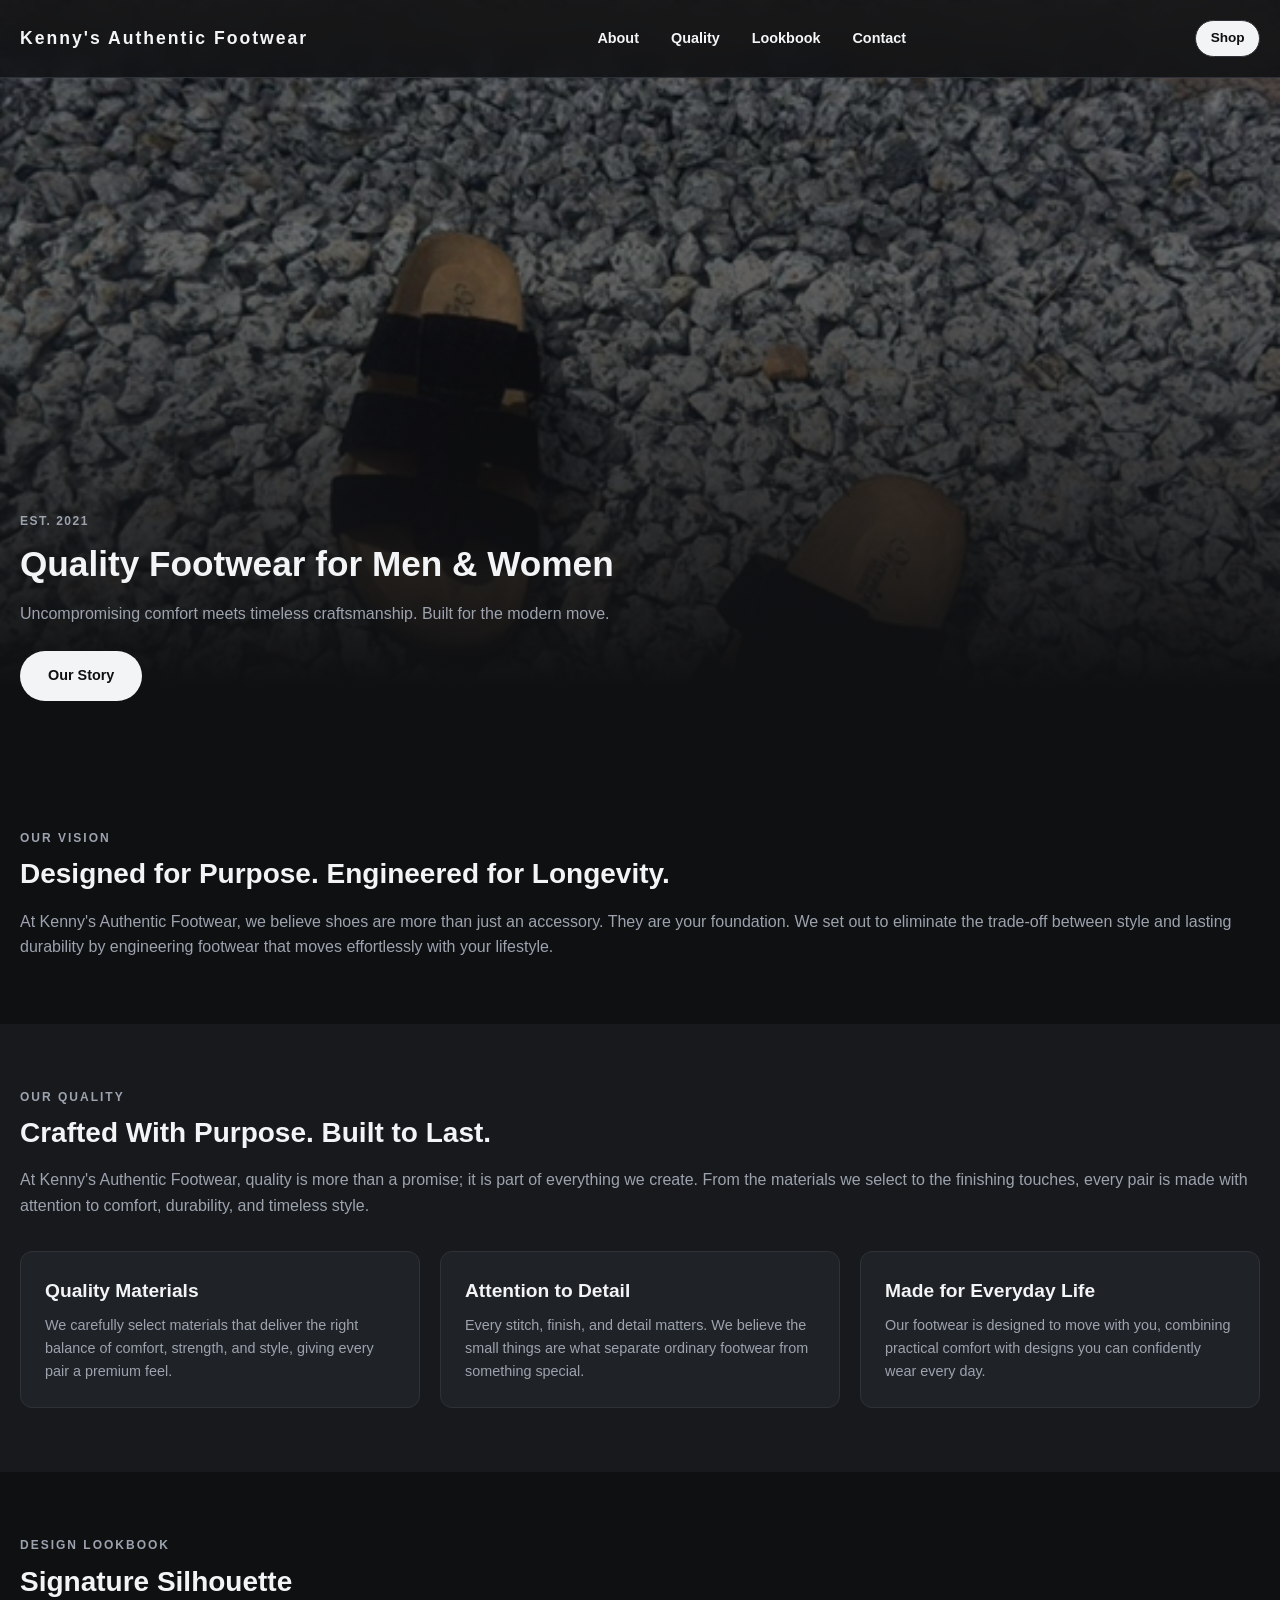
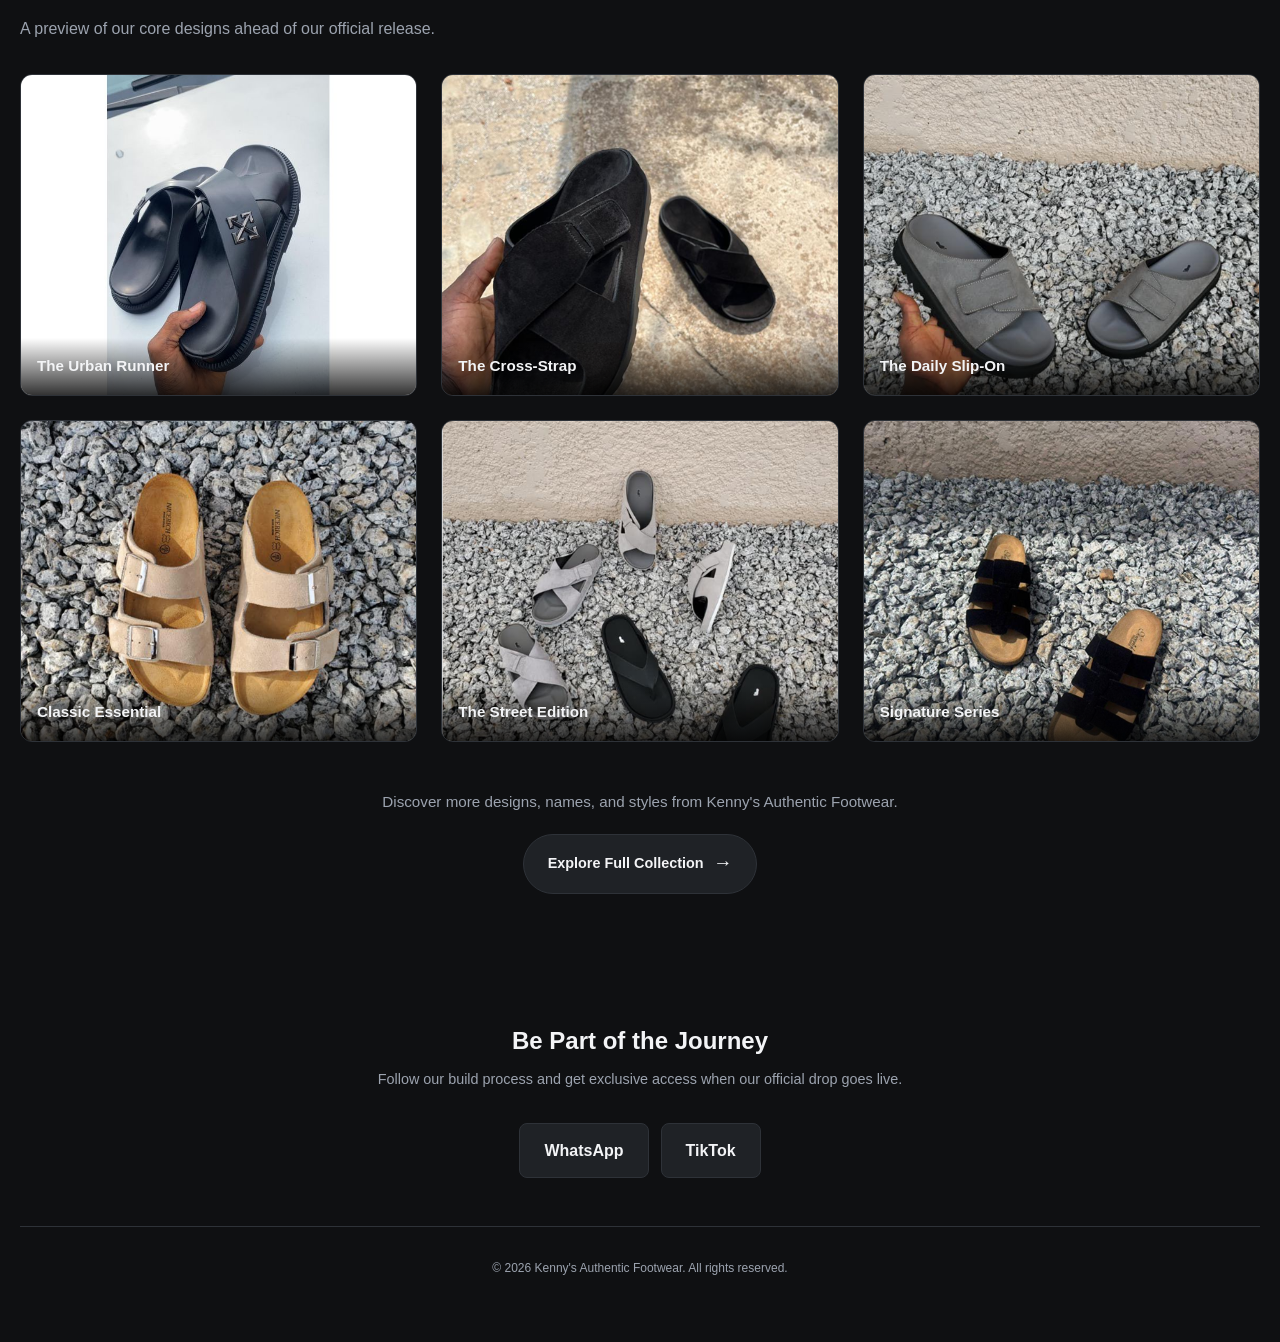
<file: index.html>
<!DOCTYPE html>
<html lang="en">
<head>
  <meta charset="UTF-8">
  <meta name="viewport" content="width=device-width, initial-scale=1.0">
  <link rel="icon" type="image/jpeg" href="images/favicon.jpeg">
  <title>Kenny's Authentic Footwear | Quality Footwear for Men & Women</title>

  <meta
    name="description"
    content="Discover quality and stylish footwear for men and women at Kenny's Authentic Footwear. Explore our carefully selected collections for every occasion."
  >

  <meta name="robots" content="index, follow">

  <meta name="author" content="Kenny's Authentic Footwear">

  <link rel="canonical" href="https://kennysfootwear.com/">

  <!-- Open Graph / Social Sharing -->
  <meta
    property="og:title"
    content="Kenny's Authentic Footwear | Quality Footwear for Men & Women"
  >

  <meta
    property="og:description"
    content="Discover quality and stylish footwear for men and women at Kenny's Authentic Footwear. Explore our carefully selected collections for every occasion."
  >

  <meta property="og:type" content="website">

  <meta property="og:url" content="https://kennysfootwear.com/">

  <meta property="og:site_name" content="Kenny's Authentic Footwear">

  <meta
    property="og:image"
    content="https://kennysfootwear.com/images/1.jpg"
  >

  <!-- Stylesheets -->
  <link rel="stylesheet" href="style.css">

  <link
    rel="stylesheet"
    href="https://unpkg.com/aos@2.3.4/dist/aos.css"
  >

  <link
    rel="stylesheet"
    href="https://fonts.googleapis.com/css2?family=Material+Symbols+Outlined"
  >
</head>

<body>

  <!-- NAVBAR -->
  <nav class="navbar">

    <a href="#" class="brand-logo">
      Kenny's Authentic Footwear
    </a>

    <div class="nav-links">
      <a href="#vision">About</a>
      <a href="#quality">Quality</a>
      <a href="#lookbook">Lookbook</a>
      <a href="#contact">Contact</a>
    </div>

    <div class="nav-right">

      <!-- Kept unchanged for future shopping/checkout page -->
      <a href="#" class="nav-btn">Shop</a>

      <button
        class="hamburger"
        id="hamburger"
        aria-label="Open menu"
      >
        <span class="material-symbols-outlined">menu</span>
      </button>

    </div>

  </nav>


  <!-- HERO -->
  <header class="hero">

    <div class="hero-overlay"></div>

    <div class="hero-content">

      <span class="badge">EST. 2021</span>

      <h1>
        Quality Footwear for Men & Women
      </h1>

      <p>
        Uncompromising comfort meets timeless craftsmanship.
        Built for the modern move.
      </p>

      <a href="#vision" class="btn-primary">
        Our Story
      </a>

    </div>

  </header>


  <!-- VISION -->
  <section id="vision" class="section">

    <div class="container">

      <span class="section-label" data-aos="fade-up">
        OUR VISION
      </span>

      <h2 data-aos="fade-up" data-aos-delay="100">
        Designed for Purpose. Engineered for Longevity.
      </h2>

      <p class="body-text" data-aos="fade-up" data-aos-delay="200">
        At Kenny's Authentic Footwear, we believe shoes are more than
        just an accessory. They are your foundation. We set out to
        eliminate the trade-off between style and lasting durability
        by engineering footwear that moves effortlessly with your lifestyle.
      </p>

    </div>

  </section>


  <!-- QUALITY -->
  <section id="quality" class="section bg-alt">

    <div class="container">

      <span class="section-label">
        OUR QUALITY
      </span>

      <h2>
        Crafted With Purpose. Built to Last.
      </h2>

      <p class="body-text">
        At Kenny's Authentic Footwear, quality is more than a promise;
        it is part of everything we create. From the materials we select
        to the finishing touches, every pair is made with attention to
        comfort, durability, and timeless style.
      </p>


      <div class="quality-features">

        <div class="quality-feature" data-aos="fade-up">

          <h3>
            Quality Materials
          </h3>

          <p>
            We carefully select materials that deliver the right balance
            of comfort, strength, and style, giving every pair a premium feel.
          </p>

        </div>


        <div
          class="quality-feature"
          data-aos="fade-up"
          data-aos-delay="100"
        >

          <h3>
            Attention to Detail
          </h3>

          <p>
            Every stitch, finish, and detail matters. We believe the small
            things are what separate ordinary footwear from something special.
          </p>

        </div>


        <div
          class="quality-feature"
          data-aos="fade-up"
          data-aos-delay="200"
        >

          <h3>
            Made for Everyday Life
          </h3>

          <p>
            Our footwear is designed to move with you, combining practical
            comfort with designs you can confidently wear every day.
          </p>

        </div>

      </div>

    </div>

  </section>


  <!-- LOOKBOOK -->
  <section id="lookbook" class="section">

    <div class="container">

      <span class="section-label">
        DESIGN LOOKBOOK
      </span>

      <h2>
        Signature Silhouette
      </h2>

      <p class="body-text">
        A preview of our core designs ahead of our official release.
      </p>


      <div class="gallery">

        <div class="gallery-item" data-aos="fade-up">

          <img
            src="images/1.jpg"
            alt="Classic footwear"
          >

          <div class="gallery-caption">
            The Urban Runner
          </div>

        </div>


        <div
          class="gallery-item"
          data-aos="fade-up"
          data-aos-delay="200"
        >

          <img
            src="images/black.png"
            alt="Cross-strap footwear"
          >

          <div class="gallery-caption">
            The Cross-Strap
          </div>

        </div>


        <div
          class="gallery-item"
          data-aos="fade-up"
          data-aos-delay="400"
        >

          <img
            src="images/sliver.png"
            alt="Casual slip-on footwear"
          >

          <div class="gallery-caption">
            The Daily Slip-On
          </div>

        </div>


        <div
          class="gallery-item"
          data-aos="fade-up"
          data-aos-delay="600"
        >

          <img
            src="images/sweet.png"
            alt="Premium footwear"
          >

          <div class="gallery-caption">
            Classic Essential
          </div>

        </div>


        <div
          class="gallery-item"
          data-aos="fade-up"
          data-aos-delay="800"
        >

          <img
            src="images/plenty.png"
            alt="Stylish everyday footwear"
          >

          <div class="gallery-caption">
            The Street Edition
          </div>

        </div>


        <div
          class="gallery-item"
          data-aos="fade-up"
          data-aos-delay="1000"
        >

          <img
            src="images/bueauty.png"
            alt="Signature premium footwear"
          >

          <div class="gallery-caption">
            Signature Series
          </div>

        </div>

      </div>


      <div class="collection-cta">

        <p>
          Discover more designs, names, and styles from
          Kenny's Authentic Footwear.
        </p>

        <a href="collections.html" class="collection-btn">
          Explore Full Collection
          <span>→</span>
        </a>

      </div>

    </div>

  </section>


  <!-- CONTACT / FOOTER -->
  <footer id="contact" class="footer">

    <div class="container">

      <h2>
        Be Part of the Journey
      </h2>

      <p>
        Follow our build process and get exclusive access
        when our official drop goes live.
      </p>


      <div class="social-links">

        <a
          href="https://wa.me/2347038313960"
          class="social-btn"
          target="_blank"
          rel="noopener noreferrer"
          aria-label="Contact Kenny's Authentic Footwear on WhatsApp"
        >
          WhatsApp
        </a>


        <a
          href="https://www.tiktok.com/@kennysauthenticfootwears"
          class="social-btn"
          target="_blank"
          rel="noopener noreferrer"
          aria-label="Follow Kenny's Authentic Footwear on TikTok"
        >
          TikTok
        </a>

      </div>


      <div class="copyright">
        &copy; 2026 Kenny's Authentic Footwear. All rights reserved.
      </div>

    </div>

  </footer>


  <!-- Main JavaScript -->
  <script src="script.js"></script>

  <!-- AOS Animation -->
  <script src="https://unpkg.com/aos@2.3.4/dist/aos.js"></script>

  <script>
    AOS.init({
      duration: 1400,
      easing: 'ease-in-out',
      once: true,
      offset: 120,
      delay: 100
    });
  </script>

</body>
</html>
</file>
<file: style.css>
* {
  margin: 0;
  padding: 0;
  box-sizing: border-box;
}

:root {
  --bg-color: #0f1012;
  --bg-alt: #17191c;
  --card-bg: #1f2226;
  --text-main: #f3f4f6;
  --text-muted: #9ca3af;
  --accent: #e5e7eb;
  --border: #2e3238;
  --font-main: -apple-system, BlinkMacSystemFont, "Segoe UI", Roboto, sans-serif;
}

body {
  background-color: var(--bg-color);
  color: var(--text-main);
  font-family: var(--font-main);
  line-height: 1.6;
  -webkit-font-smoothing: antialiased;
}

/* Container */
.container {
  width: 100%;
  padding-left: 1.25rem;
  padding-right: 1.25rem;
  margin: 0 auto;
}

/* Navbar */
.navbar {
  display: flex;
  justify-content: space-between;
  align-items: center;
  padding: 1.25rem;
  position: fixed;
  top: 0;
  width: 100%;
  background: rgba(15, 16, 18, 0.85);
  backdrop-filter: blur(10px);
  z-index: 100;
  border-bottom: 1px solid var(--border);
}

.brand-logo {
  font-weight: 800;
  letter-spacing: 2px;
  color: var(--text-main);
  text-decoration: none;
  font-size: 1.1rem;
}

.nav-links {
  display: flex;
  gap: 2rem;
}

.nav-links a {
  color: var(--text-main);
  text-decoration: none;
  font-size: 0.9rem;
  font-weight: 600;
}

.nav-btn {
  color: var(--bg-color);
  background-color: var(--text-main);
  text-decoration: none;
  font-size: 0.85rem;
  font-weight: 600;
  border: 1px solid var(--border);
  padding: 0.4rem 0.9rem;
  border-radius: 20px;
}

.nav-right {
  display: flex;
  align-items: center;
  gap: 1rem;
}

/* Hamburger hidden on desktop */
.hamburger {
  display: none;
}

/* Hero Section */
.hero {
  position: relative;
  min-height: 85vh;
  display: flex;
  align-items: flex-end;
  padding: 2rem 1.25rem 4rem;
  background: url('images/bueauty.png') center/cover no-repeat;
}

.hero-overlay {
  position: absolute;
  top: 0;
  left: 0;
  width: 100%;
  height: 100%;
  background: linear-gradient(
    to top,
    var(--bg-color) 10%,
    rgba(15, 16, 18, 0.4) 100%
  );
}

.hero-content {
  position: relative;
  z-index: 2;
  max-width: 600px;
}

.badge {
  display: inline-block;
  font-size: 0.75rem;
  font-weight: 700;
  letter-spacing: 1.5px;
  color: var(--text-muted);
  margin-bottom: 0.75rem;
}

.hero h1 {
  font-size: 2.2rem;
  line-height: 1.2;
  font-weight: 800;
  margin-bottom: 1rem;
}

.hero p {
  color: var(--text-muted);
  font-size: 1rem;
  margin-bottom: 1.5rem;
}

.btn-primary {
  display: inline-block;
  background-color: var(--text-main);
  color: var(--bg-color);
  padding: 0.85rem 1.75rem;
  border-radius: 30px;
  text-decoration: none;
  font-weight: 700;
  font-size: 0.9rem;
}

/* Sections */
.section {
  padding: 4rem 0;
}

.bg-alt {
  background-color: var(--bg-alt);
}

.section-label {
  display: block;
  font-size: 0.75rem;
  font-weight: 700;
  letter-spacing: 2px;
  color: var(--text-muted);
  margin-bottom: 0.5rem;
}

.section h2 {
  font-size: 1.75rem;
  line-height: 1.3;
  margin-bottom: 1rem;
}

.body-text {
  color: var(--text-muted);
  font-size: 1rem;
}

/* Quality Features */
.quality-features {
  display: grid;
  grid-template-columns: repeat(3, 1fr);
  gap: 1.25rem;
  margin-top: 2rem;
}

.quality-feature {
  padding: 1.5rem;
  border-radius: 12px;
  background-color: var(--card-bg);
  border: 1px solid var(--border);
}

.quality-feature h3 {
  font-size: 1.2rem;
  margin-bottom: 0.5rem;
}

.quality-feature p {
  color: var(--text-muted);
  font-size: 0.9rem;
}

/* Gallery */
.gallery {
  display: grid;
  grid-template-columns: repeat(3, 1fr);
  gap: 1.5rem;
  margin-top: 2rem;
}

.gallery-item {
  position: relative;
  border-radius: 12px;
  overflow: hidden;
  background: var(--card-bg);
  border: 1px solid var(--border);
}

.gallery-item img {
  width: 100%;
  height: 320px;
  object-fit: cover;
  display: block;
}

.gallery-caption {
  position: absolute;
  bottom: 0;
  left: 0;
  width: 100%;
  padding: 1rem;
  background: linear-gradient(
    to top,
    rgba(0, 0, 0, 0.8),
    transparent
  );
  font-weight: 600;
  font-size: 0.95rem;
}

/* Collection CTA */

.collection-cta {
  text-align: center;
  margin-top: 3rem;
}

.collection-cta p {
  color: var(--text-muted);
  font-size: 0.95rem;
  margin-bottom: 1.25rem;
}

.collection-btn {
  display: inline-flex;
  align-items: center;
  gap: 0.6rem;
  padding: 0.85rem 1.5rem;
  border: 1px solid var(--border);
  border-radius: 30px;
  background-color: var(--card-bg);
  color: var(--text-main);
  text-decoration: none;
  font-size: 0.9rem;
  font-weight: 700;
  transition: 0.3s ease;
}

.collection-btn span {
  font-size: 1.2rem;
  transition: transform 0.3s ease;
}

.collection-btn:hover {
  background-color: var(--text-main);
  color: var(--bg-color);
}

.collection-btn:hover span {
  transform: translateX(4px);
}


/* Footer */
.footer {
  padding: 4rem 0 2rem;
  
  text-align: center;
}

.footer h2 {
  font-size: 1.5rem;
  margin-bottom: 0.5rem;
}

.footer p {
  color: var(--text-muted);
  font-size: 0.9rem;
  margin-bottom: 2rem;
}

/* Social Links */
.social-links {
  display: flex;
  flex-direction: row;
  justify-content: center;
  gap: 0.75rem;
  max-width: 400px;
  margin-left: auto;
  margin-right: auto;
  margin-bottom: 3rem;
}

.social-btn {
  display: block;
  padding: 0.85rem 1.5rem;
  border: 1px solid var(--border);
  border-radius: 8px;
  color: var(--text-main);
  text-decoration: none;
  font-weight: 600;
  background-color: var(--card-bg);
}

.copyright {
  border-top: 1px solid var(--border);
  padding: 2rem;
  font-size: 0.75rem;
  color: var(--text-muted);
}



/* Collection Hero */

.collection-hero {
  min-height: 55vh;
  display: flex;
  align-items: flex-end;
  padding: 8rem 1.25rem 4rem;
  background:
    linear-gradient(
      to top,
      var(--bg-color) 5%,
      rgba(15, 16, 18, 0.35) 100%
    ),
    url('images/1.jpg') center/cover no-repeat;
}

.collection-hero-content {
  width: 100%;
  max-width: 1000px;
  margin: 0 auto;
}

.collection-hero h1 {
  max-width: 700px;
  font-size: clamp(2.5rem, 6vw, 4.5rem);
  line-height: 1.05;
  margin-bottom: 1.25rem;
}

.collection-hero p {
  max-width: 600px;
  color: var(--text-muted);
  font-size: 1.05rem;
}


/* Collection Section */

.collection-section {
  padding: 5rem 0;
}

.collection-heading {
  max-width: 650px;
}

.collection-heading h2 {
  font-size: 2.2rem;
  margin-bottom: 0.75rem;
}


/* Filters */

.collection-filters {
  display: flex;
  gap: 0.75rem;
  flex-wrap: wrap;
  margin: 2.5rem 0;
}

.filter-btn {
  border: 1px solid var(--border);
  background: transparent;
  color: var(--text-muted);
  padding: 0.6rem 1.2rem;
  border-radius: 30px;
  cursor: pointer;
  font-family: inherit;
  transition: 0.3s ease;
}

.filter-btn:hover,
.filter-btn.active {
  background: var(--text-main);
  color: var(--bg-color);
}


/* Collection Grid */

.collection-grid {
  display: grid;
  grid-template-columns: repeat(3, 1fr);
  gap: 2rem 1.25rem;
}


/* Product Card */

.collection-card {
  background: var(--card-bg);
  border: 1px solid var(--border);
  border-radius: 14px;
  overflow: hidden;
  transition: transform 0.3s ease, border-color 0.3s ease;
}

.collection-card:hover {
  transform: translateY(-5px);
}


/* Product Image */

.collection-image {
  position: relative;
  overflow: hidden;
  aspect-ratio: 1 / 1;
  background: var(--bg-alt);
}

.collection-image img {
  width: 100%;
  height: 100%;
  object-fit: cover;
  display: block;
}

.collection-card:hover .collection-image img {
  transform: scale(1.04);
}


/* Product Tag */

.collection-tag {
  position: absolute;
  top: 1rem;
  left: 1rem;
  padding: 0.35rem 0.7rem;
  border-radius: 20px;
  background: var(--text-main);
  color: var(--bg-color);
  font-size: 0.7rem;
  font-weight: 700;
}


/* Product Information */

.collection-info {
  padding: 1.25rem;
}

.product-category {
  display: block;
  color: var(--text-muted);
  font-size: 0.7rem;
  font-weight: 700;
  letter-spacing: 1.5px;
  text-transform: uppercase;
  margin-bottom: 0.4rem;
}

.collection-info h3 {
  font-size: 1.25rem;
  margin-bottom: 0.5rem;
}

.collection-info p {
  color: var(--text-muted);
  font-size: 0.85rem;
  line-height: 1.6;
  margin-bottom: 1.25rem;
}


/* View Details */

.view-product {
  display: inline-flex;
  align-items: center;
  gap: 0.5rem;
  color: var(--text-main);
  text-decoration: none;
  font-size: 0.85rem;
  font-weight: 700;
}

.view-product span {
  transition: transform 0.3s ease;
}

.view-product:hover span {
  transform: translateX(4px);
}


/* Bottom CTA */

.collection-bottom {
  padding: 5rem 0;
  text-align: center;
  background: var(--bg-alt);
}

.collection-bottom h2 {
  font-size: 2rem;
  margin-bottom: 0.75rem;
}

.collection-bottom p {
  max-width: 550px;
  margin: 0 auto 1.5rem;
  color: var(--text-muted);
}




/* product page css */
/* === PRODUCT PAGE ===*/

.product-page {
  padding: 8rem 0 5rem;
  min-height: 80vh;
}

.back-collection {
  display: inline-flex;
  align-items: center;
  gap: 0.5rem;
  color: var(--text-muted);
  text-decoration: none;
  font-size: 0.85rem;
  margin-bottom: 2rem;
  transition: 0.3s ease;
}

.back-collection:hover {
  color: var(--text-main);
}

.back-collection span {
  font-size: 1.2rem;
}


/* Product Layout */

.product-layout {
  display: grid;
  grid-template-columns: 1.1fr 0.9fr;
  gap: 4rem;
  align-items: start;
}


/* Product Image */

.product-gallery {
  width: 100%;
}

.product-main-image {
  width: 100%;
  aspect-ratio: 1 / 1;
  overflow: hidden;
  border-radius: 14px;
  background: var(--card-bg);
  border: 1px solid var(--border);
}

.product-main-image img {
  width: 100%;
  height: 100%;
  object-fit: cover;
  display: block;
}


/* Product Details */

.product-details {
  padding-top: 1rem;
}

.product-details h1 {
  font-size: 3rem;
  line-height: 1.1;
  margin: 0.5rem 0 1rem;
}

.product-description {
  color: var(--text-muted);
  font-size: 1rem;
  line-height: 1.7;
  max-width: 500px;
}

.product-divider {
  height: 1px;
  background: var(--border);
  margin: 2rem 0;
}


/* Price */

.product-price {
  display: flex;
  justify-content: space-between;
  align-items: center;
  margin-bottom: 2rem;
}

.product-price span {
  color: var(--text-muted);
  font-size: 0.85rem;
}

.product-price strong {
  font-size: 1.2rem;
}


/* Options */

.product-option {
  margin-bottom: 1.75rem;
}

.product-option h3 {
  font-size: 0.9rem;
  margin-bottom: 0.75rem;
}

.product-option p {
  color: var(--text-muted);
  font-size: 0.9rem;
}


/* Sizes */

.size-options {
  display: flex;
  flex-wrap: wrap;
  gap: 0.5rem;
}

.size-btn {
  min-width: 45px;
  height: 42px;
  padding: 0 0.75rem;
  background: transparent;
  border: 1px solid var(--border);
  border-radius: 6px;
  color: var(--text-main);
  cursor: pointer;
  font-family: inherit;
}

.size-btn:hover {
  background: var(--text-main);
  color: var(--bg-color);
}


/* WhatsApp */

.product-whatsapp {
  display: flex;
  justify-content: center;
  align-items: center;
  gap: 0.75rem;
  width: 100%;
  padding: 1rem;
  border-radius: 8px;
  background: var(--text-main);
  color: var(--bg-color);
  text-decoration: none;
  font-weight: 700;
  transition: 0.3s ease;
}

.product-whatsapp:hover {
  transform: translateY(-2px);
}

.product-whatsapp span {
  font-size: 1.2rem;
}


/* Note */
.product-note {
  color: var(--text-muted);
  font-size: 0.75rem;
  text-align: center;
  margin-top: 1rem;
}






@media (min-width: 768px) {

  .card-grid {
    display: grid;
    grid-template-columns: repeat(3, 1fr);
  }

  .gallery {
    display: grid;
    grid-template-columns: repeat(3, 1fr);
  }

}


/* Mobile Responsiveness */
@media screen and (max-width: 480px) {

  /* Navbar */
  .navbar {
    padding: 1rem 1.25rem;
  }

  .brand-logo {
    font-size: 0.85rem;
    letter-spacing: 1px;
    white-space: nowrap;
  }

  /* Hide desktop navigation */
  .nav-links {
    display: none;
    position: absolute;
    top: 100%;
    left: 0;
    width: 100%;
    background: var(--bg-color);
    border-bottom: 1px solid var(--border);
    padding: 1.25rem;
    flex-direction: column;
    gap: 1rem;
  }

  /* Show menu when opened */
  .nav-links.active {
    display: flex;
  }

  .nav-links a {
    font-size: 0.95rem;
  }

  /* Shop + Hamburger */
  .nav-right {
    display: flex;
    align-items: center;
    gap: 0.75rem;
    margin-left: auto;
  }

  .nav-btn {
    padding: 0.4rem 0.8rem;
    font-size: 0.8rem;
  }

  /* Hamburger */
  .hamburger {
    display: flex;
    align-items: center;
    justify-content: center;
    background: transparent;
    border: none;
    color: var(--text-main);
    padding: 0;
    cursor: pointer;
  }

  .hamburger .material-symbols-outlined {
    font-size: 1.7rem;
  }


  /* Container */
  .container {
    width: 100%;
    padding-left: 1.25rem;
    padding-right: 1.25rem;
  }


  /* Hero */
  .hero {
    min-height: 85vh;
    padding: 2rem 1.25rem 4rem;
  }

  .hero h1 {
    font-size: 2.2rem;
  }


  /* Sections */
  .section {
    padding: 4rem 0;
  }

  .section h2 {
    font-size: 1.75rem;
  }


  /* Quality */
  .quality-features {
    display: flex;
    flex-direction: column;
    gap: 1.25rem;
  }


  /* Existing Cards */
  .card-grid {
    display: flex;
    flex-direction: column;
    gap: 1.25rem;
  }


  /* Lookbook */
  .gallery {
    display: flex;
    flex-direction: column;
    gap: 1.5rem;
  }

  .gallery-item img {
    height: 320px;
  }


  /* Social Links */
  .social-links {
    display: flex;
    flex-direction: column;
    gap: 0.75rem;
    max-width: 100%;
    margin-left: auto;
    margin-right: auto;
  }

  .social-btn {
    width: 100%;
    text-align: center;
  }


  /* Mobile Collections  css*/
  .collection-hero {
    min-height: 50vh;
    padding: 7rem 1.25rem 3rem;
  }

  .collection-hero h1 {
    font-size: 2.3rem;
  }

  .collection-hero p {
    font-size: 0.85rem;
  }


  /* Collection Section */
  .collection-section {
    padding: 3rem 0;
  }

  .collection-heading h2 {
    font-size: 1.6rem;
  }


  /* Filter Buttons */
  .collection-filters {
    gap: 0.4rem;
    margin: 1.75rem 0;
  }

  .filter-btn {
    padding: 0.45rem 0.8rem;
    font-size: 0.75rem;
  }


  /* TWO-COLUMN PRODUCT GRID */
  .collection-grid {
    grid-template-columns: repeat(2, minmax(0, 1fr));
    gap: 1rem 0.7rem;
  }


  /* Product Card */
  .collection-card {
    border-radius: 10px;
  }


  /* Product Image */
  .collection-image {
    aspect-ratio: 1 / 1;
  }


  /* Product Info */
  .collection-info {
    padding: 0.8rem;
  }

  .product-category {
    font-size: 0.6rem;
    letter-spacing: 1px;
    margin-bottom: 0.25rem;
  }

  .collection-info h3 {
    font-size: 0.95rem;
    margin-bottom: 0.3rem;
  }

  .collection-info p {
    font-size: 0.7rem;
    line-height: 1.4;
    margin-bottom: 0.7rem;
  }


  /* View Details */
  .view-product {
    font-size: 0.7rem;
  }


  /* Tags */
  .collection-tag {
    top: 0.5rem;
    left: 0.5rem;
    padding: 0.25rem 0.5rem;
    font-size: 0.55rem;
  }


  /* Bottom CTA */
  .collection-bottom {
    padding: 3rem 1.25rem;
  }

  .collection-bottom h2 {
    font-size: 1.6rem;
  }
 

  /* product page mobile css  */
    .product-page {
    padding: 7rem 0 3rem;
  }

  .product-layout {
    grid-template-columns: 1fr;
    gap: 2rem;
  }

  .product-details {
    padding-top: 0;
  }

  .product-details h1 {
    font-size: 2rem;
  }

  .product-description {
    font-size: 0.9rem;
  }

  .product-divider {
    margin: 1.5rem 0;
  }

}
</file>
